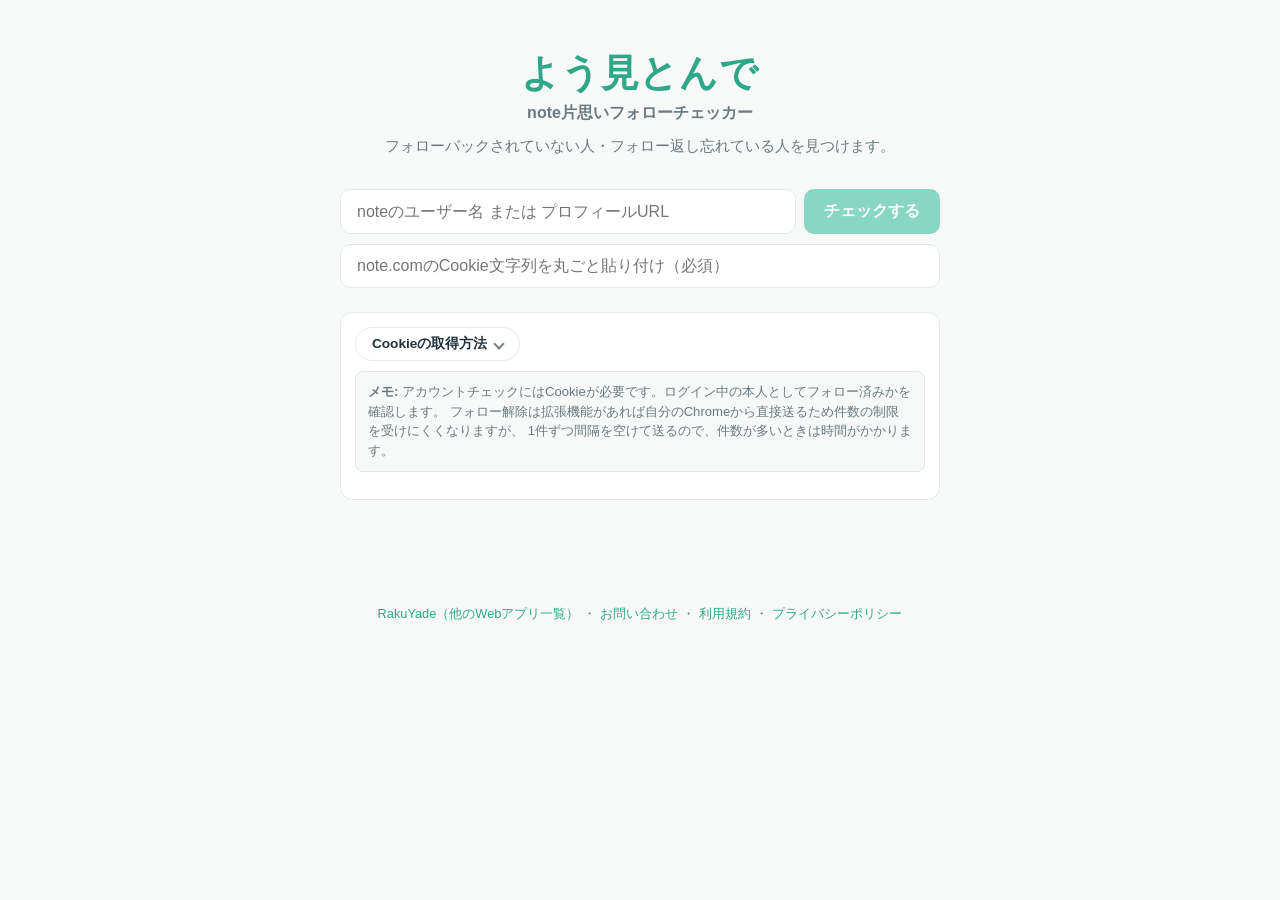
<file: frontend/index.html>
<!DOCTYPE html>
<html lang="ja">
<head>
<meta charset="UTF-8">
<meta name="viewport" content="width=device-width, initial-scale=1.0">
<!-- Google tag (gtag.js) -->
<script async src="https://www.googletagmanager.com/gtag/js?id=G-GJC0B5DJ5W"></script>
<script>
  window.dataLayer = window.dataLayer || [];
  function gtag(){dataLayer.push(arguments);}
  gtag('js', new Date());

  gtag('config', 'G-GJC0B5DJ5W');
</script>
<title>よう見とんで｜noteの片思いフォローチェッカー</title>
<meta name="description" content="よう見とんでは、noteのフォロー関係を照合し、フォローバックされていない人とフォロー返し候補を確認できるWebツールです。">
<link rel="canonical" href="https://mitonde.webtool-labs.com/">
<link rel="icon" type="image/x-icon" href="favicon.ico">
<link rel="icon" type="image/png" sizes="32x32" href="favicon-32x32.png">
<link rel="icon" type="image/png" sizes="16x16" href="favicon-16x16.png">
<link rel="apple-touch-icon" sizes="180x180" href="apple-touch-icon.png">
<link rel="stylesheet" href="style.css">
</head>
<body>
  <div class="app">
    <header class="hero">
      <h1 class="hero__title">よう見とんで</h1>
      <p class="hero__sub">note片思いフォローチェッカー</p>
      <p class="hero__desc">フォローバックされていない人・フォロー返し忘れている人を見つけます。</p>
    </header>

    <form id="check-form" class="search" autocomplete="off">
      <div class="search-row">
        <input
          id="username-input"
          type="text"
          list="username-history"
          placeholder="noteのユーザー名 または プロフィールURL"
          required
        >
        <datalist id="username-history"></datalist>
        <button type="submit" id="check-button" disabled>チェックする</button>
      </div>
      <input
        id="cookie-input"
        type="password"
        placeholder="note.comのCookie文字列を丸ごと貼り付け（必須）"
        autocomplete="off"
        required
      >
    </form>

    <p id="status" class="status" hidden></p>

    <div id="cookie-panel" class="bulk-panel">
      <button type="button" id="cookie-help-toggle" class="disclosure-toggle">Cookieの取得方法</button>
      <div id="cookie-help-body" class="cookie-help" hidden>
        <div class="cookie-methods">
          <section class="cookie-method">
            <div class="cookie-method__header">
              <span class="cookie-method__label">おすすめ</span>
              <h3>拡張機能でコピー</h3>
            </div>
            <p>
              note.comにログインしたタブでボタンを押すだけでCookieをコピーできます。
              <strong>フォロー解除もこの拡張機能から直接note.comへ送るため、まとめて解除したい場合は必須です。</strong>
              入れていないとサーバー経由になり、note.com側の制限で20件ほどで止まります。
            </p>
            <a class="cookie-download" href="/extension.zip">拡張機能をダウンロード（ZIP）</a>
            <ol class="cookie-steps">
              <li>ZIPを展開する</li>
              <li>
                <button type="button" id="extensions-url-copy" class="cookie-inline-link">chrome://extensions をコピー</button>
                <span>Chromeのアドレスバーに貼り付けて開く</span>
              </li>
              <li>デベロッパーモードをONにする</li>
              <li>「パッケージ化されていない拡張機能を読み込む」から展開したフォルダを選ぶ</li>
              <li>すでに古い版を入れている場合は、カードの更新ボタン（⟳）を押して読み込み直す</li>
              <li>読み込んだら、このページを再読み込みする</li>
            </ol>
          </section>
          <section class="cookie-method">
            <div class="cookie-method__header">
              <span class="cookie-method__label secondary">手動</span>
              <h3>開発者ツールからコピー</h3>
            </div>
            <ol class="cookie-steps">
              <li>note.comにログインした状態で開発者ツールを開く（Mac: Cmd+Opt+I）</li>
              <li>Networkタブを開いてnote.comのページをリロードする</li>
              <li>一覧のどれかのリクエストをクリックする</li>
              <li>Request Headers の <code>cookie:</code> の値を丸ごとコピーする</li>
            </ol>
          </section>
        </div>
        <p class="cookie-warning">
          <strong>注意:</strong> このCookieはnote.comアカウントの操作権限そのものです。信頼できない相手には絶対に渡さないでください。
          このアプリでは入力欄に保存せず、フォロー状態の確認とフォロー操作の通信にその場で使うだけで、ディスクや外部には送信・保存しません。
        </p>
      </div>
      <p class="rate-limit-note">
        <strong>メモ:</strong> アカウントチェックにはCookieが必要です。ログイン中の本人としてフォロー済みかを確認します。
        フォロー解除は拡張機能があれば自分のChromeから直接送るため件数の制限を受けにくくなりますが、
        1件ずつ間隔を空けて送るので、件数が多いときは時間がかかります。
      </p>
    </div>

    <section id="result" class="result" hidden>
      <div id="profile-card" class="profile-card"></div>
      <p id="capped-warning" class="warning" hidden>
        ⚠️ フォロー/フォロワーが多いアカウントのため、note.com側の上限により一部しか確認できていない可能性があります。
      </p>
      <p id="auth-warning" class="warning auth-warning" hidden></p>

      <div id="deep-search" class="bulk-panel" hidden>
        <h2 class="section-title">1,000人の壁の先を探す</h2>
        <p>
          note.comはフォロー/フォロワーの一覧を1,000人ぶんまでしか返しません。
          ただし「スキ」の履歴にはこの上限がないので、スキのやりとりがあった人なら、
          1,000人より奥にいてもここから見つけられます。
          交流のない人は見つけられないため、全員ではありません。
        </p>
        <button type="button" id="deep-search-button">もっと探す</button>
        <p id="deep-search-status" class="status" hidden></p>
      </div>

      <div id="not-following-back-section" class="account-section" hidden>
        <div class="section-header">
          <h2 class="section-title">フォローバックされていない人一覧<span id="not-following-back-count" class="section-count"></span></h2>
          <button type="button" id="not-following-back-toggle" class="settings-toggle small">表示する</button>
        </div>
        <div id="not-following-back-body" class="account-section-body" hidden>
          <div class="bulk-actions">
            <label class="select-all">
              <input type="checkbox" id="select-all-unfollow">
              全て選択
            </label>
            <button id="unfollow-button" type="button" disabled>選択した人をフォロー解除</button>
          </div>
          <p id="unfollow-status" class="status" hidden></p>
          <ul id="not-following-back-list" class="account-list"></ul>
        </div>
      </div>
      <p id="empty-not-following-back" class="empty-state" hidden>
        全員フォローバックしてくれています！良い関係ですね🎉
      </p>

      <div id="to-follow-back-section" class="account-section" hidden>
        <div class="section-header">
          <h2 class="section-title">フォロー返し候補（向こうはフォローしてくれてるのに、まだフォローしてない人）<span id="to-follow-back-count" class="section-count"></span></h2>
          <button type="button" id="to-follow-back-toggle" class="settings-toggle small">表示する</button>
        </div>
        <div id="to-follow-back-body" class="account-section-body" hidden>
          <div class="bulk-actions">
            <label class="select-all">
              <input type="checkbox" id="select-all-follow">
              全て選択
            </label>
            <button id="follow-button" type="button" disabled>選択した人をフォローする</button>
          </div>
          <p id="follow-status" class="status" hidden></p>
          <ul id="to-follow-back-list" class="account-list"></ul>
        </div>
      </div>
      <p id="empty-to-follow-back" class="empty-state" hidden>
        フォロー返し忘れはなさそうです👍
      </p>
    </section>
  </div>

  <footer class="app-footer">
    <nav class="footer-links" aria-label="フッター">
      <a href="https://webtool-labs.com/" target="_blank" rel="noopener noreferrer">RakuYade（他のWebアプリ一覧）</a>
      <span aria-hidden="true">・</span>
      <a href="https://docs.google.com/forms/d/e/1FAIpQLSdZ_TYDfw1N6xAcEyST38QACMpiLlGKC123VYZnvMuWJzsaNA/viewform?usp=header" target="_blank" rel="noopener noreferrer">お問い合わせ</a>
      <span aria-hidden="true">・</span>
      <a href="terms.html">利用規約</a>
      <span aria-hidden="true">・</span>
      <a href="privacy.html">プライバシーポリシー</a>
    </nav>
  </footer>

  <div id="account-modal-overlay" class="modal-overlay" hidden>
    <div class="modal" role="dialog" aria-modal="true">
      <button type="button" id="modal-close" class="modal-close" aria-label="閉じる">✕</button>
      <div id="modal-body" class="modal-body"></div>
    </div>
  </div>

  <div id="confirm-modal-overlay" class="modal-overlay confirm-overlay" hidden>
    <div class="modal confirm-modal" role="alertdialog" aria-modal="true">
      <p id="confirm-modal-message" class="confirm-modal__message"></p>
      <div class="confirm-modal__actions">
        <button type="button" id="confirm-modal-cancel" class="confirm-modal__button cancel">キャンセル</button>
        <button type="button" id="confirm-modal-ok" class="confirm-modal__button ok">OK</button>
      </div>
    </div>
  </div>

  <div id="toast" class="toast" role="status" aria-live="polite" hidden></div>

  <script src="script.js"></script>
</body>
</html>
</file>
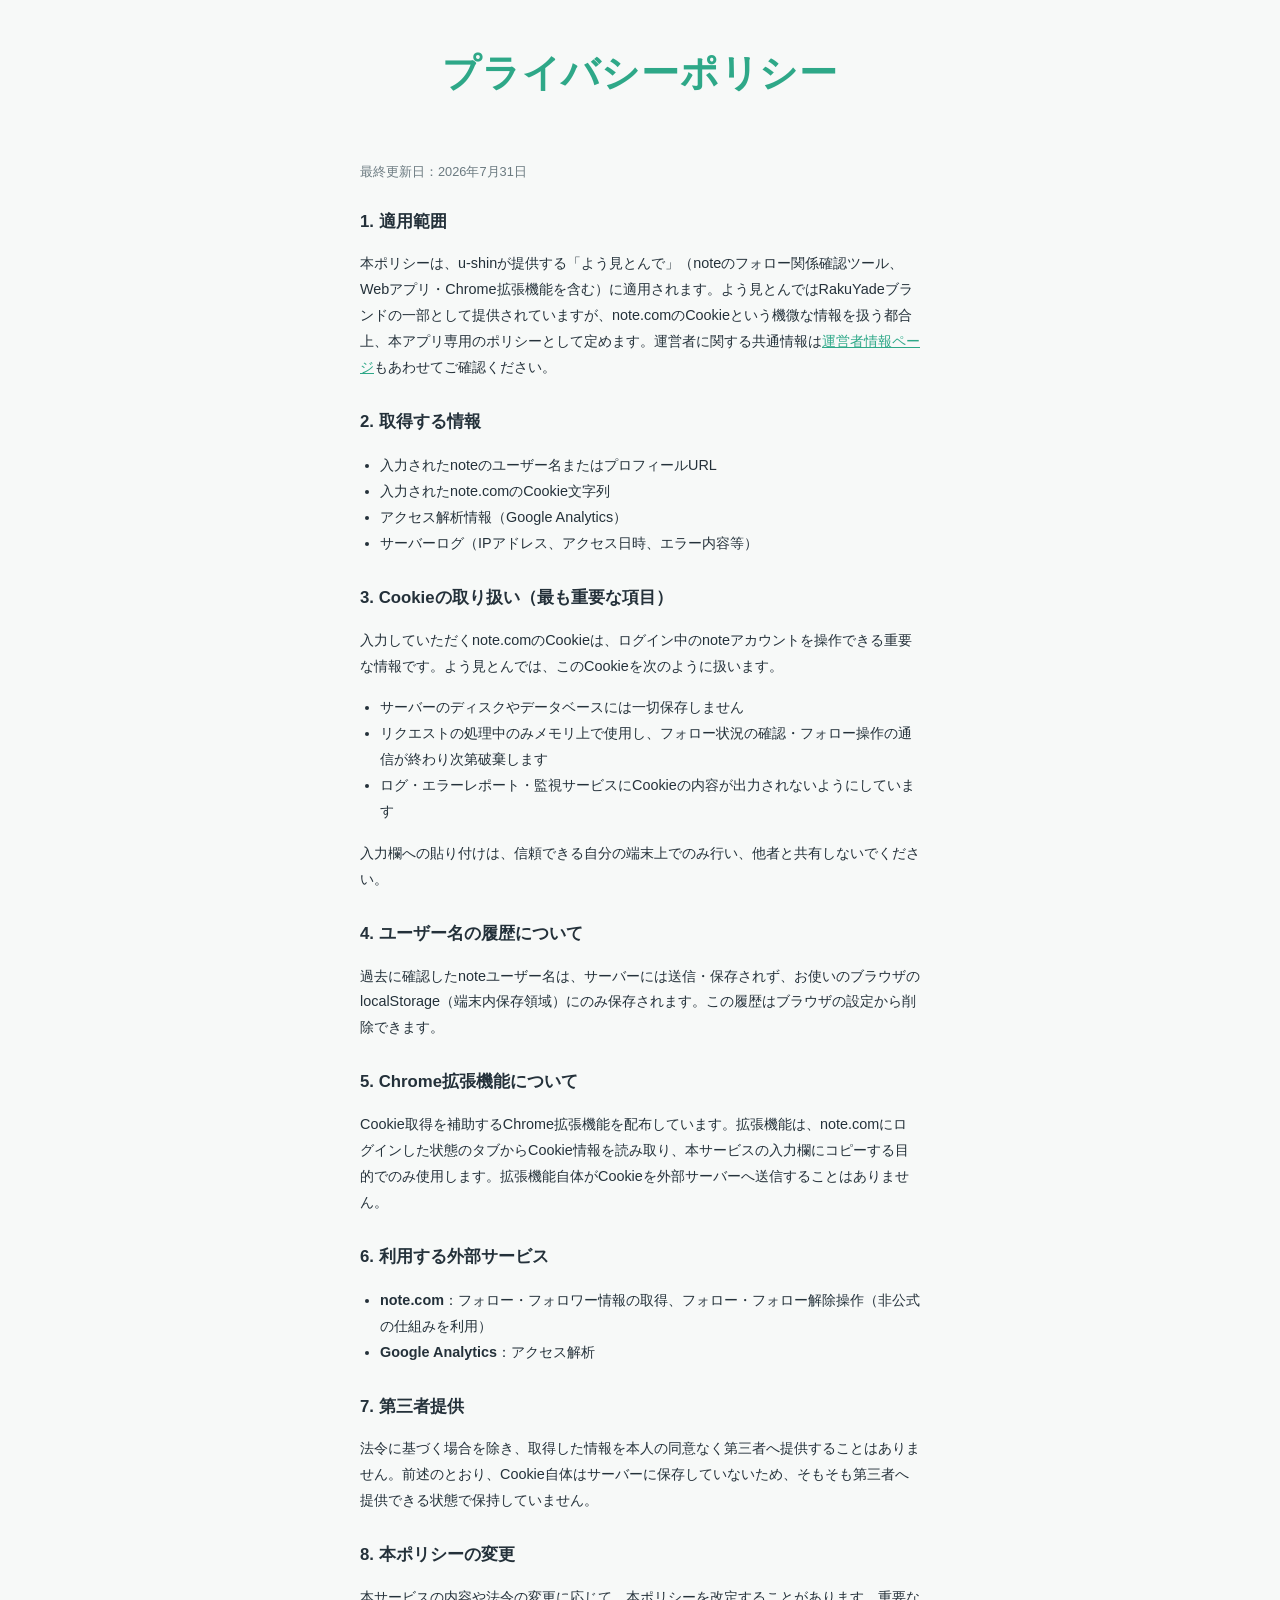
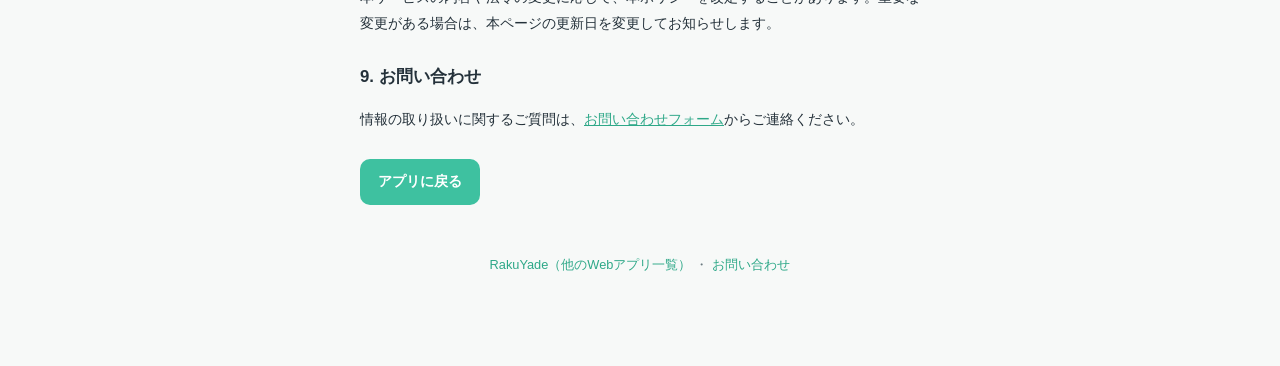
<file: frontend/privacy.html>
<!DOCTYPE html>
<html lang="ja">
<head>
<meta charset="UTF-8">
<meta name="viewport" content="width=device-width, initial-scale=1.0">
<title>プライバシーポリシー｜よう見とんで</title>
<meta name="robots" content="index, follow">
<link rel="canonical" href="https://mitonde.webtool-labs.com/privacy.html">
<link rel="icon" type="image/x-icon" href="favicon.ico">
<link rel="apple-touch-icon" sizes="180x180" href="apple-touch-icon.png">
<link rel="stylesheet" href="style.css">
</head>
<body>
  <div class="app">
    <header class="hero">
      <h1 class="hero__title">プライバシーポリシー</h1>
    </header>

    <main class="legal-page">
      <p class="legal-updated">最終更新日：2026年7月31日</p>

      <section>
        <h2>1. 適用範囲</h2>
        <p>本ポリシーは、u-shinが提供する「よう見とんで」（noteのフォロー関係確認ツール、Webアプリ・Chrome拡張機能を含む）に適用されます。よう見とんではRakuYadeブランドの一部として提供されていますが、note.comのCookieという機微な情報を扱う都合上、本アプリ専用のポリシーとして定めます。運営者に関する共通情報は<a href="https://webtool-labs.com/operator.html" target="_blank" rel="noopener noreferrer">運営者情報ページ</a>もあわせてご確認ください。</p>
      </section>

      <section>
        <h2>2. 取得する情報</h2>
        <ul>
          <li>入力されたnoteのユーザー名またはプロフィールURL</li>
          <li>入力されたnote.comのCookie文字列</li>
          <li>アクセス解析情報（Google Analytics）</li>
          <li>サーバーログ（IPアドレス、アクセス日時、エラー内容等）</li>
        </ul>
      </section>

      <section>
        <h2>3. Cookieの取り扱い（最も重要な項目）</h2>
        <p>入力していただくnote.comのCookieは、ログイン中のnoteアカウントを操作できる重要な情報です。よう見とんでは、このCookieを次のように扱います。</p>
        <ul>
          <li>サーバーのディスクやデータベースには一切保存しません</li>
          <li>リクエストの処理中のみメモリ上で使用し、フォロー状況の確認・フォロー操作の通信が終わり次第破棄します</li>
          <li>ログ・エラーレポート・監視サービスにCookieの内容が出力されないようにしています</li>
        </ul>
        <p>入力欄への貼り付けは、信頼できる自分の端末上でのみ行い、他者と共有しないでください。</p>
      </section>

      <section>
        <h2>4. ユーザー名の履歴について</h2>
        <p>過去に確認したnoteユーザー名は、サーバーには送信・保存されず、お使いのブラウザのlocalStorage（端末内保存領域）にのみ保存されます。この履歴はブラウザの設定から削除できます。</p>
      </section>

      <section>
        <h2>5. Chrome拡張機能について</h2>
        <p>Cookie取得を補助するChrome拡張機能を配布しています。拡張機能は、note.comにログインした状態のタブからCookie情報を読み取り、本サービスの入力欄にコピーする目的でのみ使用します。拡張機能自体がCookieを外部サーバーへ送信することはありません。</p>
      </section>

      <section>
        <h2>6. 利用する外部サービス</h2>
        <ul>
          <li><strong>note.com</strong>：フォロー・フォロワー情報の取得、フォロー・フォロー解除操作（非公式の仕組みを利用）</li>
          <li><strong>Google Analytics</strong>：アクセス解析</li>
        </ul>
      </section>

      <section>
        <h2>7. 第三者提供</h2>
        <p>法令に基づく場合を除き、取得した情報を本人の同意なく第三者へ提供することはありません。前述のとおり、Cookie自体はサーバーに保存していないため、そもそも第三者へ提供できる状態で保持していません。</p>
      </section>

      <section>
        <h2>8. 本ポリシーの変更</h2>
        <p>本サービスの内容や法令の変更に応じて、本ポリシーを改定することがあります。重要な変更がある場合は、本ページの更新日を変更してお知らせします。</p>
      </section>

      <section>
        <h2>9. お問い合わせ</h2>
        <p>情報の取り扱いに関するご質問は、<a href="https://docs.google.com/forms/d/e/1FAIpQLSdZ_TYDfw1N6xAcEyST38QACMpiLlGKC123VYZnvMuWJzsaNA/viewform?usp=header" target="_blank" rel="noopener noreferrer">お問い合わせフォーム</a>からご連絡ください。</p>
      </section>

      <a href="/" class="btn">アプリに戻る</a>
    </main>

    <footer class="app-footer">
      <nav class="footer-links" aria-label="フッター">
        <a href="https://webtool-labs.com/" target="_blank" rel="noopener noreferrer">RakuYade（他のWebアプリ一覧）</a>
        <span aria-hidden="true">・</span>
        <a href="https://docs.google.com/forms/d/e/1FAIpQLSdZ_TYDfw1N6xAcEyST38QACMpiLlGKC123VYZnvMuWJzsaNA/viewform?usp=header" target="_blank" rel="noopener noreferrer">お問い合わせ</a>
      </nav>
    </footer>
  </div>
</body>
</html>
</file>
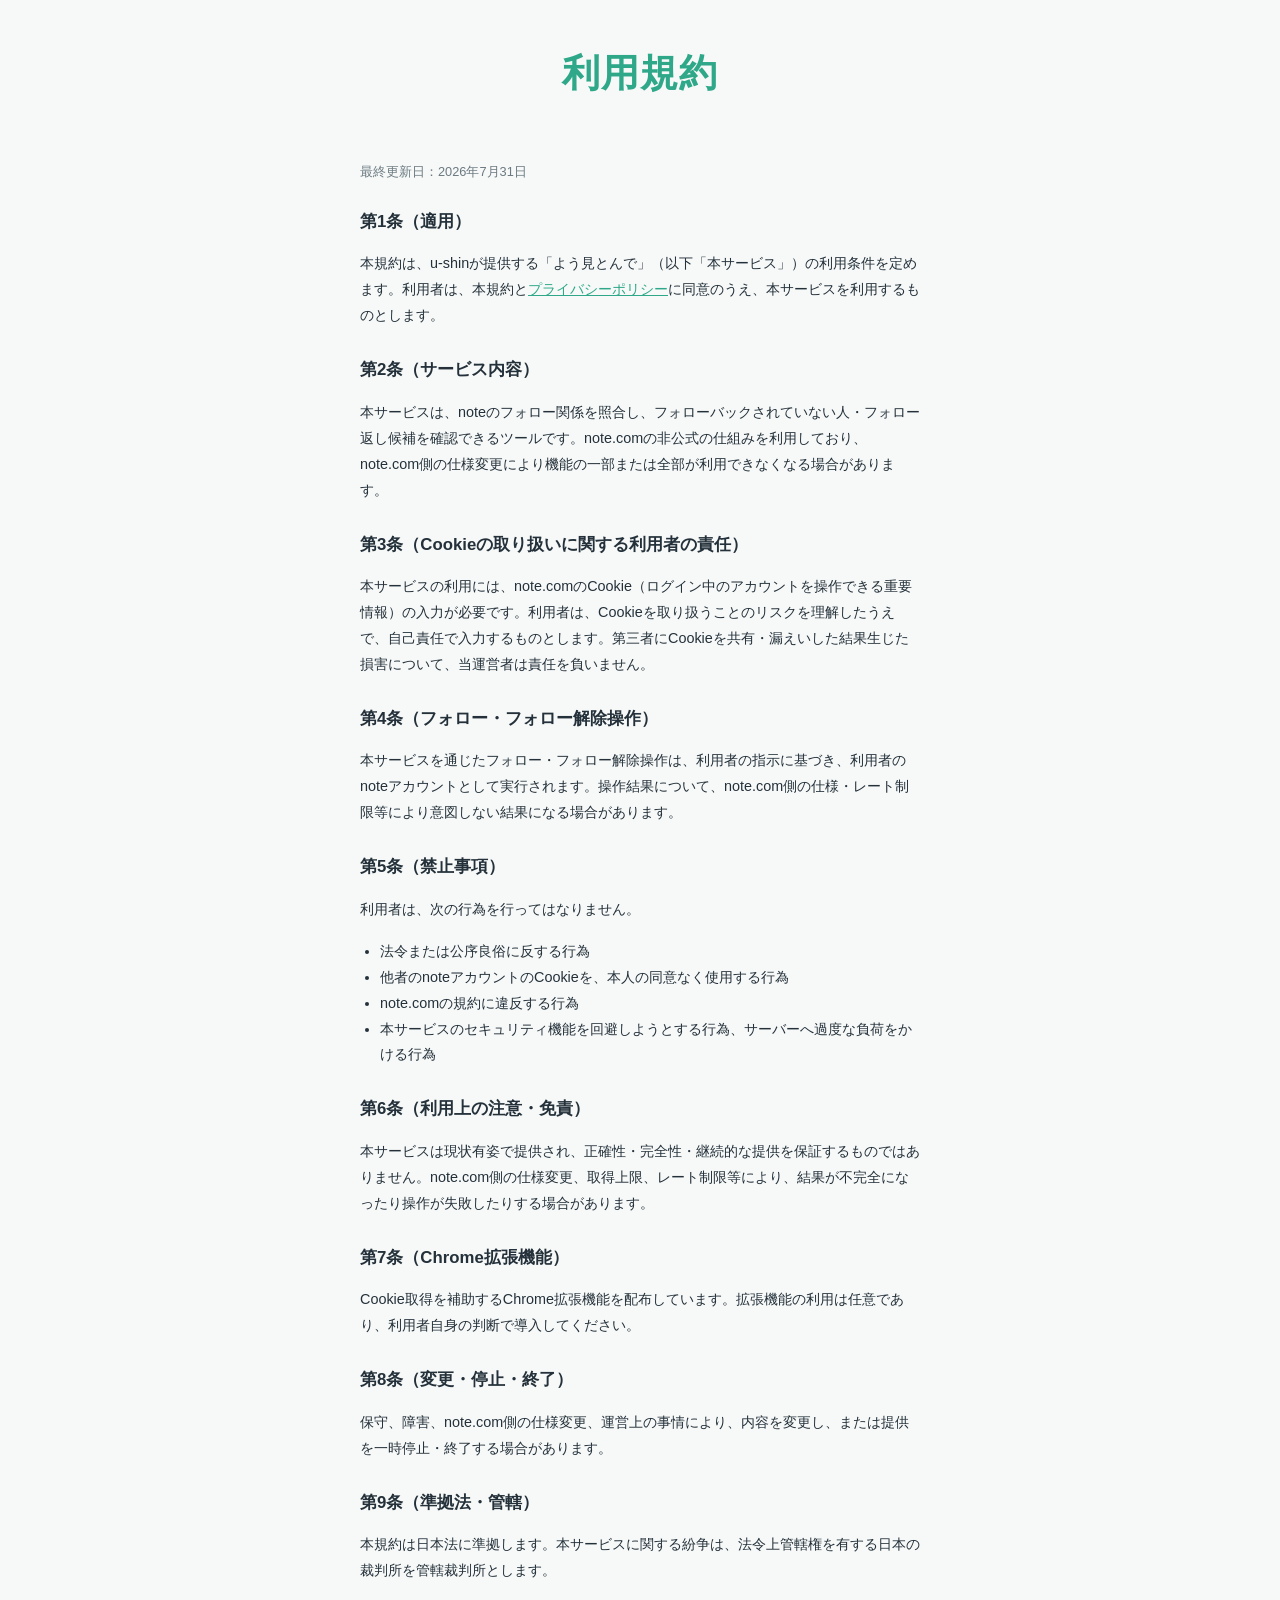
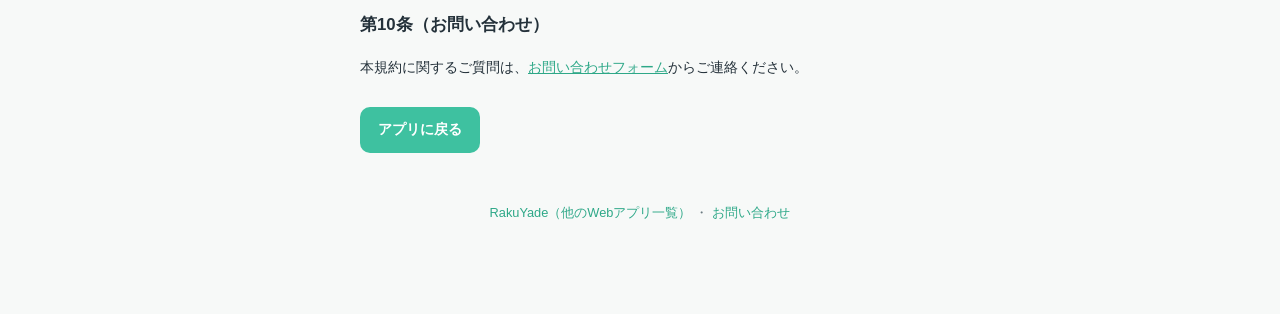
<file: frontend/terms.html>
<!DOCTYPE html>
<html lang="ja">
<head>
<meta charset="UTF-8">
<meta name="viewport" content="width=device-width, initial-scale=1.0">
<title>利用規約｜よう見とんで</title>
<meta name="robots" content="index, follow">
<link rel="canonical" href="https://mitonde.webtool-labs.com/terms.html">
<link rel="icon" type="image/x-icon" href="favicon.ico">
<link rel="apple-touch-icon" sizes="180x180" href="apple-touch-icon.png">
<link rel="stylesheet" href="style.css">
</head>
<body>
  <div class="app">
    <header class="hero">
      <h1 class="hero__title">利用規約</h1>
    </header>

    <main class="legal-page">
      <p class="legal-updated">最終更新日：2026年7月31日</p>

      <section>
        <h2>第1条（適用）</h2>
        <p>本規約は、u-shinが提供する「よう見とんで」（以下「本サービス」）の利用条件を定めます。利用者は、本規約と<a href="privacy.html">プライバシーポリシー</a>に同意のうえ、本サービスを利用するものとします。</p>
      </section>

      <section>
        <h2>第2条（サービス内容）</h2>
        <p>本サービスは、noteのフォロー関係を照合し、フォローバックされていない人・フォロー返し候補を確認できるツールです。note.comの非公式の仕組みを利用しており、note.com側の仕様変更により機能の一部または全部が利用できなくなる場合があります。</p>
      </section>

      <section>
        <h2>第3条（Cookieの取り扱いに関する利用者の責任）</h2>
        <p>本サービスの利用には、note.comのCookie（ログイン中のアカウントを操作できる重要情報）の入力が必要です。利用者は、Cookieを取り扱うことのリスクを理解したうえで、自己責任で入力するものとします。第三者にCookieを共有・漏えいした結果生じた損害について、当運営者は責任を負いません。</p>
      </section>

      <section>
        <h2>第4条（フォロー・フォロー解除操作）</h2>
        <p>本サービスを通じたフォロー・フォロー解除操作は、利用者の指示に基づき、利用者のnoteアカウントとして実行されます。操作結果について、note.com側の仕様・レート制限等により意図しない結果になる場合があります。</p>
      </section>

      <section>
        <h2>第5条（禁止事項）</h2>
        <p>利用者は、次の行為を行ってはなりません。</p>
        <ul>
          <li>法令または公序良俗に反する行為</li>
          <li>他者のnoteアカウントのCookieを、本人の同意なく使用する行為</li>
          <li>note.comの規約に違反する行為</li>
          <li>本サービスのセキュリティ機能を回避しようとする行為、サーバーへ過度な負荷をかける行為</li>
        </ul>
      </section>

      <section>
        <h2>第6条（利用上の注意・免責）</h2>
        <p>本サービスは現状有姿で提供され、正確性・完全性・継続的な提供を保証するものではありません。note.com側の仕様変更、取得上限、レート制限等により、結果が不完全になったり操作が失敗したりする場合があります。</p>
      </section>

      <section>
        <h2>第7条（Chrome拡張機能）</h2>
        <p>Cookie取得を補助するChrome拡張機能を配布しています。拡張機能の利用は任意であり、利用者自身の判断で導入してください。</p>
      </section>

      <section>
        <h2>第8条（変更・停止・終了）</h2>
        <p>保守、障害、note.com側の仕様変更、運営上の事情により、内容を変更し、または提供を一時停止・終了する場合があります。</p>
      </section>

      <section>
        <h2>第9条（準拠法・管轄）</h2>
        <p>本規約は日本法に準拠します。本サービスに関する紛争は、法令上管轄権を有する日本の裁判所を管轄裁判所とします。</p>
      </section>

      <section>
        <h2>第10条（お問い合わせ）</h2>
        <p>本規約に関するご質問は、<a href="https://docs.google.com/forms/d/e/1FAIpQLSdZ_TYDfw1N6xAcEyST38QACMpiLlGKC123VYZnvMuWJzsaNA/viewform?usp=header" target="_blank" rel="noopener noreferrer">お問い合わせフォーム</a>からご連絡ください。</p>
      </section>

      <a href="/" class="btn">アプリに戻る</a>
    </main>

    <footer class="app-footer">
      <nav class="footer-links" aria-label="フッター">
        <a href="https://webtool-labs.com/" target="_blank" rel="noopener noreferrer">RakuYade（他のWebアプリ一覧）</a>
        <span aria-hidden="true">・</span>
        <a href="https://docs.google.com/forms/d/e/1FAIpQLSdZ_TYDfw1N6xAcEyST38QACMpiLlGKC123VYZnvMuWJzsaNA/viewform?usp=header" target="_blank" rel="noopener noreferrer">お問い合わせ</a>
      </nav>
    </footer>
  </div>
</body>
</html>
</file>
<file: frontend/style.css>
:root {
  --green: #3ec1a0;
  --green-dark: #2ea888;
  --bg: #f7f9f8;
  --card-bg: #ffffff;
  --text: #24313a;
  --muted: #6b7a80;
  --border: #e3e8e7;
  --warn-bg: #fff4e5;
  --warn-text: #9a5b00;
  --danger: #e0575b;
}

@media (prefers-color-scheme: dark) {
  :root {
    --bg: #141a19;
    --card-bg: #1d2624;
    --text: #eef4f2;
    --muted: #9fb0ab;
    --border: #2c3835;
    --warn-bg: #3a2c12;
    --warn-text: #ffcf82;
  }
}

* {
  box-sizing: border-box;
}

body {
  margin: 0;
  font-family: "Hiragino Sans", "Yu Gothic", "Helvetica Neue", Arial, sans-serif;
  background: var(--bg);
  color: var(--text);
}

.app {
  max-width: 640px;
  margin: 0 auto;
  padding: 48px 20px 80px;
}

.hero {
  text-align: center;
  margin-bottom: 32px;
}

.hero__title {
  font-size: 2.4rem;
  margin: 0;
  color: var(--green-dark);
  letter-spacing: 0.02em;
}

.hero__sub {
  margin: 4px 0 0;
  font-weight: 600;
  color: var(--muted);
}

.hero__desc {
  margin: 12px 0 0;
  color: var(--muted);
  font-size: 0.95rem;
}

.search {
  display: flex;
  flex-direction: column;
  gap: 10px;
  margin-bottom: 24px;
}

.search-row {
  display: flex;
  gap: 8px;
}

#username-input,
#cookie-input {
  flex: 1;
  padding: 12px 16px;
  border-radius: 10px;
  border: 1px solid var(--border);
  background: var(--card-bg);
  color: var(--text);
  font-size: 1rem;
}

#username-input:focus,
#cookie-input:focus {
  outline: none;
  border-color: var(--green);
}

#username-input::-webkit-calendar-picker-indicator,
#username-input::-webkit-list-button {
  display: none !important;
}

#check-button {
  padding: 12px 20px;
  border-radius: 10px;
  border: none;
  background: var(--green);
  color: #fff;
  font-size: 1rem;
  font-weight: 700;
  cursor: pointer;
  white-space: nowrap;
  transition: background 0.15s ease;
}

#check-button:hover {
  background: var(--green-dark);
}

#check-button:disabled {
  opacity: 0.6;
  cursor: not-allowed;
}

.status {
  text-align: center;
  color: var(--muted);
  margin-bottom: 16px;
}

.status.error {
  color: var(--danger);
  font-weight: 600;
}

.profile-card {
  display: flex;
  align-items: center;
  gap: 14px;
  background: var(--card-bg);
  border: 1px solid var(--border);
  border-radius: 14px;
  padding: 16px;
  margin-bottom: 16px;
}

.profile-card img {
  width: 56px;
  height: 56px;
  border-radius: 50%;
  object-fit: cover;
}

.profile-card__name {
  font-weight: 700;
  font-size: 1.05rem;
}

.profile-card__stats {
  color: var(--muted);
  font-size: 0.9rem;
  margin-top: 2px;
}

.warning {
  background: var(--warn-bg);
  color: var(--warn-text);
  border-radius: 10px;
  padding: 12px 14px;
  font-size: 0.9rem;
  margin-bottom: 16px;
}

.warning.auth-warning {
  background: color-mix(in srgb, var(--danger) 12%, transparent);
  color: var(--danger);
}

.empty-state {
  text-align: center;
  color: var(--muted);
  padding: 32px 0;
  font-size: 1rem;
}

.empty-state.warning {
  color: var(--warn-text);
  padding: 12px 14px;
  text-align: left;
}

.account-list {
  list-style: none;
  margin: 0;
  padding: 0;
  display: flex;
  flex-direction: column;
  gap: 10px;
}

.account-list li {
  display: flex;
  flex-wrap: wrap;
  align-items: center;
  gap: 12px;
  background: var(--card-bg);
  border: 1px solid var(--border);
  border-radius: 12px;
  padding: 10px 14px;
}

.account-list img {
  width: 44px;
  height: 44px;
  border-radius: 50%;
  object-fit: cover;
  flex-shrink: 0;
}

.account-list a {
  color: var(--text);
  text-decoration: none;
  font-weight: 600;
  flex: 1;
  min-width: 0;
}

.account-list a:hover {
  color: var(--green-dark);
  text-decoration: underline;
}

.account-list li.done {
  opacity: 0.5;
}

.account-section {
  margin-bottom: 20px;
}

.section-title {
  font-size: 1rem;
  margin: 0;
  color: var(--text);
}

.section-count {
  font-weight: normal;
  color: var(--muted);
}

.section-header {
  display: flex;
  align-items: center;
  justify-content: space-between;
  gap: 10px;
  margin-bottom: 10px;
}

.settings-toggle.small {
  width: auto;
  white-space: nowrap;
  padding: 6px 12px;
  font-size: 0.82rem;
}

.account-section-body {
  margin-top: 4px;
}

.account-section-body.blocked {
  opacity: 0.5;
  pointer-events: none;
}

.account-list .row-status {
  font-size: 0.8rem;
  color: var(--muted);
}

.account-list .row-status:not(:empty) {
  flex-basis: 100%;
  margin-left: 56px;
}

.account-list .row-status.error {
  color: var(--danger);
}

.bulk-panel {
  background: var(--card-bg);
  border: 1px solid var(--border);
  border-radius: 12px;
  padding: 14px;
  margin-bottom: 14px;
}

.settings-toggle {
  width: 100%;
  text-align: left;
  padding: 8px 10px;
  border: 1px solid var(--border);
  border-radius: 8px;
  background: var(--bg);
  color: var(--text);
  font-size: 0.9rem;
  font-weight: 600;
  cursor: pointer;
}

.settings-toggle:hover {
  border-color: var(--green);
}

.disclosure-toggle {
  display: inline-flex;
  align-items: center;
  gap: 8px;
  width: auto;
  background: var(--card-bg);
  border: 1px solid var(--border);
  border-radius: 999px;
  padding: 7px 16px;
  font-size: 0.85rem;
  font-weight: 600;
  color: var(--text);
  cursor: pointer;
  transition: border-color 0.15s ease, color 0.15s ease;
}

.disclosure-toggle:hover {
  border-color: var(--green);
  color: var(--green-dark);
}

.disclosure-toggle::after {
  content: "";
  width: 6px;
  height: 6px;
  border-right: 2px solid currentColor;
  border-bottom: 2px solid currentColor;
  opacity: 0.6;
  transform: rotate(45deg);
  transition: transform 0.15s ease;
}

.disclosure-toggle.open::after {
  transform: rotate(-135deg);
}

.cookie-help {
  display: flex;
  flex-direction: column;
  gap: 14px;
  margin-top: 12px;
  margin-bottom: 12px;
  font-size: 0.9rem;
  color: var(--muted);
}

.cookie-help[hidden] {
  display: none;
}

.cookie-help code {
  background: var(--bg);
  border: 1px solid var(--border);
  padding: 2px 6px;
  border-radius: 6px;
  color: var(--text);
  white-space: nowrap;
}

.cookie-inline-link {
  appearance: none;
  border: none;
  background: transparent;
  padding: 0;
  color: var(--green-dark);
  cursor: pointer;
  font: inherit;
  font-weight: 700;
  text-decoration: underline;
}

.cookie-methods {
  display: grid;
  gap: 18px;
}

.cookie-method {
  border-left: 4px solid var(--green);
  padding-left: 14px;
}

.cookie-method__header {
  display: flex;
  align-items: center;
  gap: 10px;
  margin-bottom: 6px;
}

.cookie-method__header h3 {
  margin: 0;
  color: var(--text);
  font-size: 1rem;
  line-height: 1.4;
}

.cookie-method__label {
  flex-shrink: 0;
  border-radius: 999px;
  background: color-mix(in srgb, var(--green) 18%, transparent);
  color: var(--green-dark);
  padding: 3px 9px;
  font-size: 0.76rem;
  font-weight: 700;
}

.cookie-method__label.secondary {
  background: var(--bg);
  color: var(--muted);
  border: 1px solid var(--border);
}

.cookie-method p {
  margin: 0 0 10px;
  line-height: 1.6;
}

.cookie-download {
  display: inline-flex;
  align-items: center;
  justify-content: center;
  margin-bottom: 10px;
  padding: 8px 12px;
  border-radius: 8px;
  background: var(--green);
  color: #fff;
  font-weight: 700;
  text-decoration: none;
}

.cookie-download:hover {
  background: var(--green-dark);
}

.cookie-steps {
  display: grid;
  gap: 6px;
  margin: 0;
  padding-left: 22px;
  line-height: 1.55;
}

.cookie-steps li::marker {
  color: var(--green-dark);
  font-weight: 700;
}

.cookie-warning {
  color: var(--warn-text);
  background: var(--warn-bg);
  padding: 10px 12px;
  border-radius: 8px;
  font-size: 0.82rem;
  line-height: 1.5;
  margin: 0;
}

.rate-limit-note {
  color: var(--muted);
  background: var(--bg);
  border: 1px solid var(--border);
  padding: 10px 12px;
  border-radius: 8px;
  font-size: 0.82rem;
  line-height: 1.5;
  margin-top: 10px;
}

#cookie-input {
  width: 100%;
}

.bulk-actions {
  display: flex;
  align-items: center;
  justify-content: space-between;
  gap: 12px;
}

.select-all {
  display: flex;
  align-items: center;
  gap: 6px;
  font-size: 0.9rem;
  color: var(--muted);
  cursor: pointer;
}

#unfollow-button,
#follow-button {
  padding: 10px 16px;
  border-radius: 8px;
  border: none;
  color: #fff;
  font-weight: 700;
  cursor: pointer;
}

#unfollow-button {
  background: var(--danger);
}

#follow-button {
  background: var(--green);
}

#follow-button:hover {
  background: var(--green-dark);
}

#unfollow-button:disabled,
#follow-button:disabled {
  opacity: 0.5;
  cursor: not-allowed;
}

.account-checkbox {
  flex-shrink: 0;
}

.modal-overlay {
  position: fixed;
  inset: 0;
  background: rgba(0, 0, 0, 0.5);
  display: flex;
  align-items: center;
  justify-content: center;
  padding: 20px;
  z-index: 100;
}

.modal-overlay[hidden] {
  display: none;
}

.modal {
  position: relative;
  background: var(--card-bg);
  border-radius: 16px;
  padding: 28px 24px 24px;
  max-width: 380px;
  width: 100%;
  max-height: 85vh;
  overflow-y: auto;
}

.modal-close {
  position: absolute;
  top: 12px;
  right: 12px;
  width: 28px;
  height: 28px;
  border-radius: 50%;
  border: none;
  background: var(--bg);
  color: var(--muted);
  cursor: pointer;
  font-size: 0.85rem;
  line-height: 1;
}

.modal-close:hover {
  color: var(--text);
}

.modal-profile {
  display: flex;
  flex-direction: column;
  align-items: center;
  text-align: center;
  gap: 10px;
}

.modal-profile img {
  width: 72px;
  height: 72px;
  border-radius: 50%;
  object-fit: cover;
}

.modal-profile__name {
  font-weight: 700;
  font-size: 1.05rem;
}

.modal-profile__stats {
  color: var(--muted);
  font-size: 0.85rem;
}

.modal-profile__bio {
  color: var(--text);
  font-size: 0.85rem;
  line-height: 1.6;
  white-space: pre-wrap;
  text-align: left;
  max-height: 120px;
  overflow-y: auto;
  width: 100%;
}

.modal-profile__link {
  font-size: 0.85rem;
  color: var(--green-dark);
}

.modal-actions {
  display: flex;
  flex-direction: column;
  gap: 8px;
  margin-top: 6px;
  width: 100%;
}

.modal-action-button {
  padding: 10px 16px;
  border-radius: 8px;
  border: none;
  color: #fff;
  font-weight: 700;
  cursor: pointer;
}

.modal-action-button.danger {
  background: var(--danger);
}

.modal-action-button.primary {
  background: var(--green);
}

.modal-action-button:disabled {
  opacity: 0.5;
  cursor: not-allowed;
}

.modal-status {
  font-size: 0.82rem;
  color: var(--muted);
  text-align: center;
  margin: 0;
}

.modal-status.error {
  color: var(--danger);
}

.confirm-overlay {
  z-index: 200;
}

.confirm-modal {
  max-width: 320px;
  text-align: center;
}

.confirm-modal__message {
  font-size: 0.92rem;
  line-height: 1.6;
  white-space: pre-wrap;
  margin: 0 0 20px;
}

.confirm-modal__actions {
  display: flex;
  gap: 10px;
}

.confirm-modal__button {
  flex: 1;
  padding: 10px 16px;
  border-radius: 8px;
  border: none;
  font-weight: 700;
  cursor: pointer;
}

.confirm-modal__button.cancel {
  background: var(--bg);
  color: var(--text);
}

.confirm-modal__button.ok {
  background: var(--green);
  color: #fff;
}

.toast {
  position: fixed;
  left: 50%;
  bottom: 28px;
  transform: translateX(-50%);
  z-index: 300;
  max-width: min(92vw, 420px);
  padding: 10px 16px;
  border-radius: 999px;
  background: var(--text);
  color: var(--card-bg);
  box-shadow: 0 8px 24px rgba(0, 0, 0, 0.18);
  font-size: 0.9rem;
  font-weight: 700;
  text-align: center;
}

.toast.error {
  background: var(--danger);
  color: #fff;
}

.toast[hidden] {
  display: none;
}

@media (max-width: 560px) {
  .search-row {
    flex-direction: column;
  }

  #check-button {
    width: 100%;
  }
}

/* ---------- フッター ---------- */
.app-footer {
  text-align: center;
  padding: 12px 16px;
  font-size: 0.8rem;
  color: var(--muted);
}
.footer-links {
  display: flex;
  justify-content: center;
  align-items: center;
  flex-wrap: wrap;
  gap: 4px;
}
.footer-links span {
  color: var(--muted);
}
.app-footer a {
  color: var(--green-dark);
  text-decoration: none;
}
.app-footer a:hover {
  text-decoration: underline;
}

/* ---------- 規約・プライバシーポリシーページ ---------- */
.legal-page {
  max-width: 720px;
  margin: 0 auto;
  padding: 16px 20px 40px;
  color: var(--text);
  line-height: 1.8;
}
.legal-page .legal-updated { color: var(--muted); font-size: 0.8rem; margin-bottom: 24px; }
.legal-page section { margin-bottom: 26px; }
.legal-page h2 { font-size: 1.05rem; margin-bottom: 8px; }
.legal-page p, .legal-page li { font-size: 0.9rem; }
.legal-page ul { padding-left: 20px; }
.legal-page a { color: var(--green-dark); }
.legal-page a.btn { color: #fff; }
.btn {
  display: inline-block;
  padding: 10px 18px;
  border-radius: 10px;
  border: none;
  background: var(--green);
  color: #fff;
  font-size: 0.9rem;
  font-weight: 700;
  text-decoration: none;
  cursor: pointer;
  transition: background 0.15s ease;
}
.btn:hover { background: var(--green-dark); }
</file>
